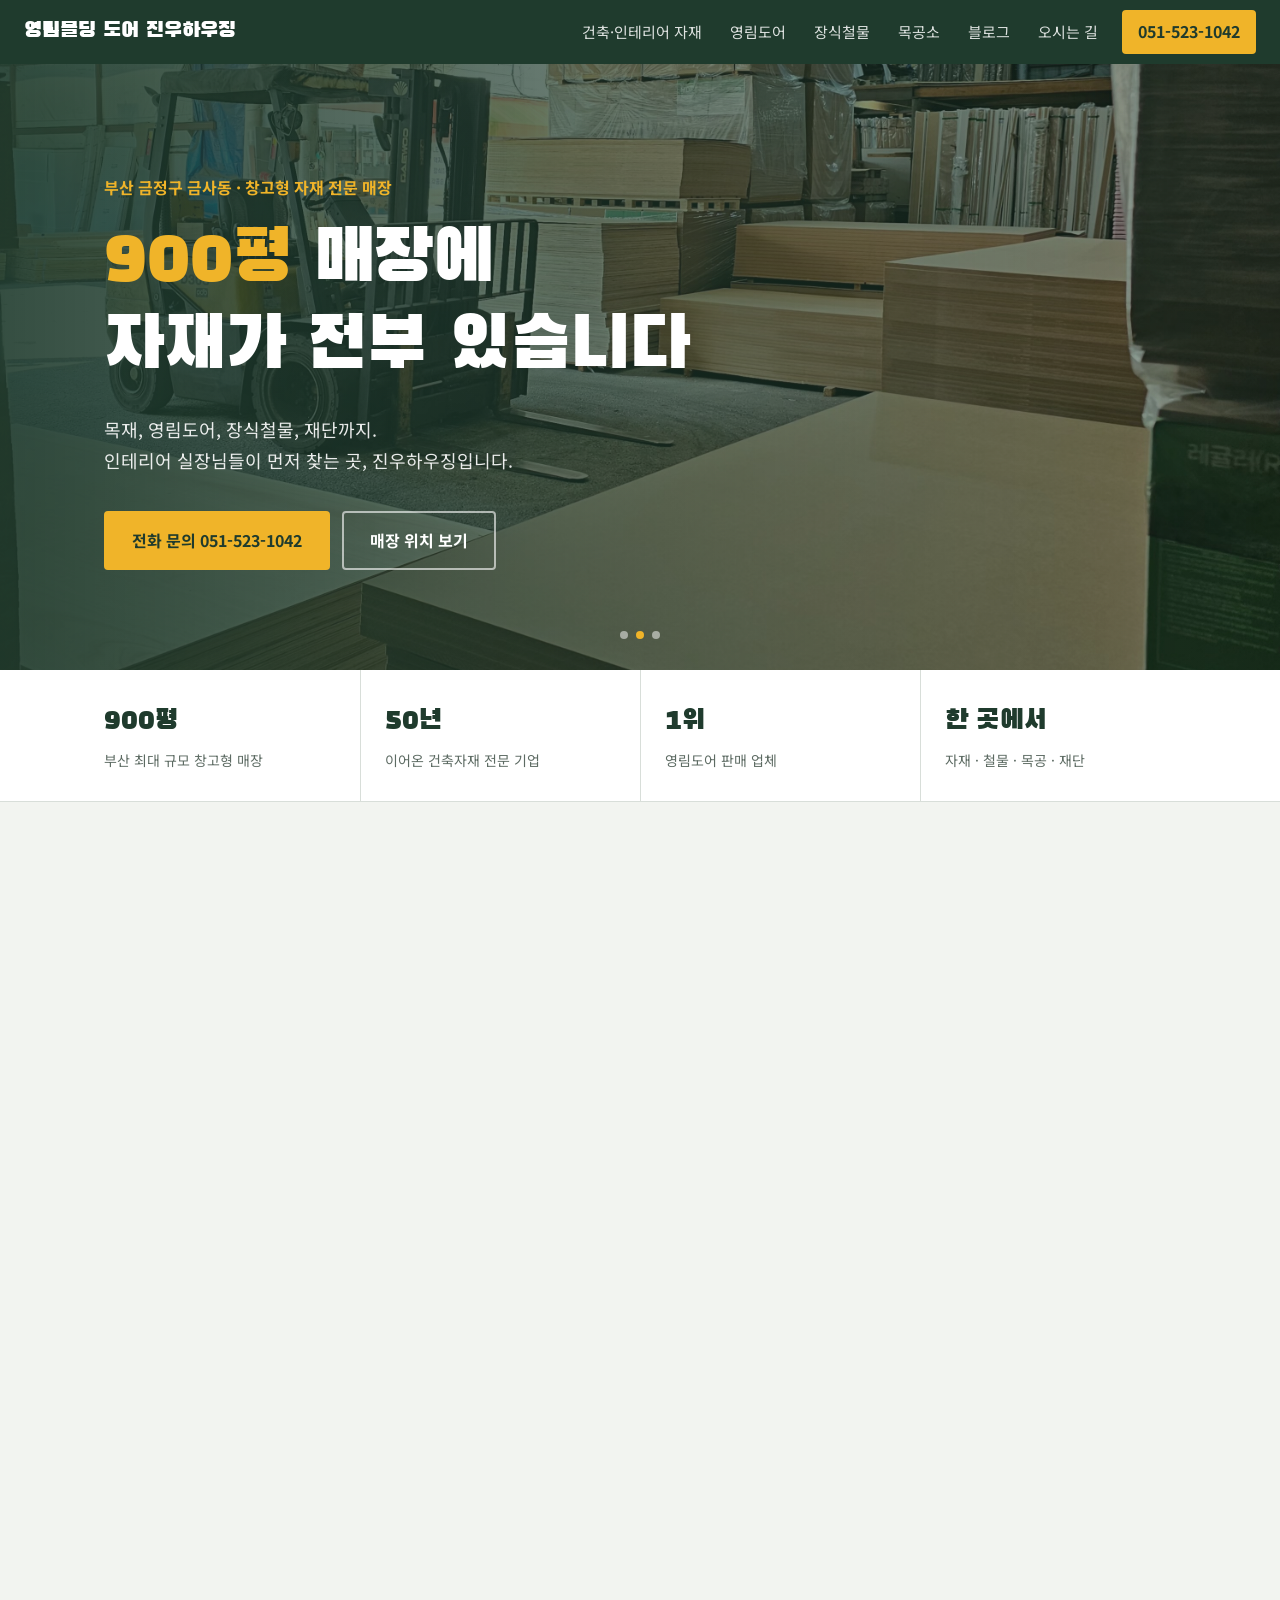
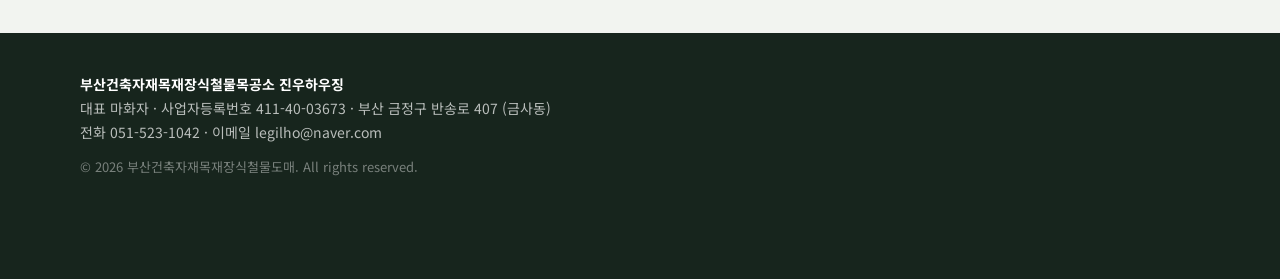
<file: index.html>
<!doctype html>
<html lang="ko">
  <head>
    <meta charset="UTF-8" />
    <meta name="viewport" content="width=device-width, initial-scale=1" />
    <title>진우하우징 | 부산 건축자재·영림도어·장식철물</title>
    <meta
      name="description"
      content="부산 금정구 900평 창고형 건축자재 매장. 목재, 영림도어, 장식철물, 목공소를 한 곳에서. 문의 051-523-1042"
    />
    <link rel="preconnect" href="https://fonts.googleapis.com" />
    <link rel="preconnect" href="https://fonts.gstatic.com" crossorigin />
    <link
      href="https://fonts.googleapis.com/css2?family=Black+Han+Sans&family=Noto+Sans+KR:wght@400;500;700&display=swap"
      rel="stylesheet"
    />
    <link
      rel="stylesheet"
      href="https://cdn.jsdelivr.net/npm/swiper@11/swiper-bundle.min.css"
    />
    <link rel="stylesheet" href="css/style.css" />
  </head>
  <body>
    <header class="site-header">
      <a class="logo" href="index.html">영림몰딩 도어 진우하우징</a>
      <button class="menu-btn" aria-label="메뉴 열기" aria-expanded="false">
        메뉴
      </button>
      <nav class="nav" aria-label="주요 메뉴">
        <a href="products.html">건축·인테리어 자재</a>
        <a href="door.html">영림도어</a>
        <a href="hardware.html">장식철물</a>
        <a href="workshop.html">목공소</a>
        <a href="https://blog.naver.com/ledohyun_" target="_blank">블로그</a>
        <a href="#visit">오시는 길</a>
      </nav>
      <a class="header-tel" href="tel:0515231042">051-523-1042</a>
    </header>

    <main id="top">
      <!-- 히어로 -->
      <section class="hero">
        <!-- 슬라이드 사진: images/hero-1.jpg ~ hero-3.jpg (권장 1920x900px) -->
        <div class="swiper hero-swiper">
          <div class="swiper-wrapper">
            <div
              class="swiper-slide"
              style="background-image: url(&quot;images/image_01.jpg&quot;)"
            ></div>
            <div
              class="swiper-slide"
              style="background-image: url(&quot;images/image_02.jpg&quot;)"
            ></div>
            <div
              class="swiper-slide"
              style="background-image: url(&quot;images/image_03.jpg&quot;)"
            ></div>
          </div>
          <div class="swiper-pagination"></div>
        </div>
        <div class="hero-inner">
          <p class="hero-sub">부산 금정구 금사동 · 창고형 자재 전문 매장</p>
          <h1><span>900평</span> 매장에<br />자재가 전부 있습니다</h1>
          <p class="hero-text">
            목재, 영림도어, 장식철물, 재단까지.<br />인테리어 실장님들이 먼저
            찾는 곳, 진우하우징입니다.
          </p>
          <div class="hero-actions">
            <a class="btn btn-primary" href="tel:0515231042"
              >전화 문의 051-523-1042</a
            >
            <a class="btn btn-line" href="#visit">매장 위치 보기</a>
          </div>
        </div>
      </section>

      <!-- 핵심 숫자 -->
      <section class="facts">
        <ul>
          <li><strong>900평</strong><span>부산 최대 규모 창고형 매장</span></li>
          <li><strong>50년</strong><span>이어온 건축자재 전문 기업</span></li>
          <li><strong>1위</strong><span>영림도어 판매 업체</span></li>
          <li>
            <strong>한 곳에서</strong><span>자재 · 철물 · 목공 · 재단</span>
          </li>
        </ul>
      </section>

      <!-- 자재 종류 -->
      <section class="section reveal" id="products">
        <div class="section-head">
          <h2>어떤 자재를 찾으세요?</h2>
          <p>품목별로 확인하고, 가격과 재고는 전화로 문의해 주세요.</p>
        </div>

        <div class="cards">
          <a class="card reveal-item" href="products.html">
            <div
              class="card-img img-wood"
              role="img"
              aria-label="목재 사진 자리"
              style="background-image: url(&quot;images/image_02.jpg&quot;)"
            ></div>
            <h3>건축·인테리어 자재</h3>
            <p>
              기초목자재, 구조재, 실내바닥재, 마감자재, 외부데크재, 집성판,
              부자재
            </p>
          </a>
          <a class="card reveal-item" href="door.html">
            <div
              class="card-img img-door"
              role="img"
              aria-label="도어 사진 자리"
              style="background-image: url(&quot;images/image_08.jpg&quot;)"
            ></div>
            <h3>영림도어·몰딩</h3>
            <p>판매 1위 업체. 영림 도어와 몰딩 전 품목을 취급합니다.</p>
          </a>
          <a class="card reveal-item" href="hardware.html">
            <div
              class="card-img img-metal"
              role="img"
              aria-label="철물 사진 자리"
              style="background-image: url(&quot;images/image_11.jpg&quot;)"
            ></div>
            <h3>장식철물</h3>
            <p>
              손잡이, 도어부속, 가구부속, 잠금장치, 욕실·주방, 공구, 콘센트·조명
            </p>
          </a>
          <a class="card reveal-item" href="workshop.html">
            <div
              class="card-img img-saw"
              role="img"
              aria-label="목공소 사진 자리"
              style="background-image: url(&quot;images/image_06.jpg&quot;)"
            ></div>
            <h3>목공소 · 재단</h3>
            <p>필요한 치수로 재단해 드립니다. 현장에 맞게 가져가세요.</p>
          </a>
        </div>
      </section>

      <!-- 인포영역 -->
      <section class="hero hero-second reveal" id="info">
        <!-- 슬라이드 사진: images/hero-1.jpg ~ hero-3.jpg (권장 1920x900px) -->
        <div class="swiper hero-swiper">
          <div class="swiper-wrapper">
            <div
              class="swiper-slide"
              style="background-image: url(&quot;images/image_07.jpg&quot;)"
            ></div>
            <!-- <div
              class="swiper-slide"
              style="background-image: url(&quot;images/image_05.jpg&quot;)"
            ></div>
            <div
              class="swiper-slide"
              style="background-image: url(&quot;images/image_06.jpg&quot;)"
            ></div> -->
          </div>
          <div class="swiper-pagination"></div>
        </div>
        <div class="hero-inner reveal-item">
          <p class="hero-sub info-box">매장소개</p>
          <h1>
            확고한 영림도어 <span>판매1위 업체</span><br />
            다양한 인테리어 장식자재 보유<br />
            900평 규모의 대규모 창고형 매장
          </h1>
          <p class="hero-text">
            인테리어업체들의 실장님들이 추천하는 업체 , 한번 와보시면 뭔가
            다름이 느껴지실겁니다.
          </p>
        </div>
      </section>

      <!-- 특가 -->
      <section class="section special reveal" id="special">
        <div class="section-head">
          <h2>진우하우징 파격특가 제품 소개</h2>
          <p>가격은 시세에 따라 달라져 전화로 안내해 드립니다.</p>
        </div>
        <ul class="special-list">
          <li>
            <h3>GS 석고보드</h3>
            <p>특가 진행 중</p>
          </li>
          <li>
            <h3>유럽산 A급 수입각재</h3>
            <p>특가 진행 중</p>
          </li>
          <li>
            <h3>MDF 9.0T</h3>
            <p>특가 진행 중</p>
          </li>
        </ul>
        <!-- <a class="btn btn-primary" href="tel:0515231042"
          >가격 문의 051-523-1042</a
        > -->
      </section>

      <!-- 회사소개 -->
      <section class="section about reveal" id="about">
        <div class="about-text">
          <h2>50년이어온 건축자재전문기업</h2>
          <p>
            진우하우징, 태광목재, 청화장식철물, 함양목공소가 한 매장에 모여
            있습니다. 좋은 자재를 다양하게, 합리적인 가격에 드리기 위해 50년
            넘게 이어온 곳입니다.
          </p>
          <p>
            저희는 시공을 하지 않습니다. 대신 검증된 인테리어 디자이너를 소개해
            드립니다.
          </p>
          <a
            class="btn btn-line blog-btn"
            href="https://blog.naver.com/ledohyun_"
            target="_blank"
            >진우하우징 네이버 블로그</a
          >
        </div>
        <div class="about-frame">
          <div
            class="about-img img-warehouse"
            role="img"
            aria-label="매장 전경 사진 자리"
            style="background-image: url(&quot;images/image_02.jpg&quot;)"
          ></div>
        </div>
      </section>

      <!-- 오시는 길 / 문의 -->
      <section class="section visit reveal" id="visit">
        <div class="section-head">
          <h2>오시는 길 · 문의</h2>
        </div>
        <div class="visit-grid">
          <dl class="info">
            <div class="flex-box">
              <dt>주소</dt>
              <dd>부산 금정구 반송로 407 (금사동)</dd>
            </div>
            <div class="flex-box">
              <dt>전화</dt>
              <dd><a href="tel:0515231042">051-523-1042</a></dd>
            </div>
            <div class="flex-box">
              <dt>이메일</dt>
              <dd><a href="mailto:legilho@naver.com">legilho@naver.com</a></dd>
            </div>
            <div class="flex-box">
              <dt>상담시간</dt>
              <dd><!-- 영업시간을 입력하세요 -->평일 07시 ~ 17시</dd>
            </div>
          </dl>
          <!-- <div class="map-box">
            <p>지도 영역</p>
            <a
              class="btn btn-primary"
              href="https://map.naver.com/p/search/부산 금정구 반송로 407"
              target="_blank"
              rel="noopener"
              >네이버 지도로 보기</a
            >
          </div> -->
          <div class="map-wrap">
            <div class="map-embed">
              <iframe
                src="https://www.google.com/maps/embed?pb=!1m5!3m3!1m2!1s0x356893b39257b6c3%3A0x70aae977099fa397!2z67aA7IKw6rSR7Jet7IucIOq4iOygleq1rCDrsJjshqHroZwgNDA3!5e0!3m2!1sko!2skr!4v1791120708143!5m2!1sko!2skr"
                allowfullscreen
                loading="lazy"
                referrerpolicy="no-referrer-when-downgrade"
                title="진우하우징 위치"
              ></iframe>
            </div>
            <!-- <a
              class="btn btn-primary"
              href="https://map.naver.com/p/search/부산%20금정구%20반송로%20407"
              target="_blank"
              rel="noopener"
              >네이버 지도로 보기</a
            > -->
          </div>
        </div>
      </section>
    </main>

    <footer class="site-footer">
      <p><strong>부산건축자재목재장식철물목공소 진우하우징</strong></p>
      <p>
        대표 마화자 · 사업자등록번호 411-40-03673 · 부산 금정구 반송로 407
        (금사동)
      </p>
      <p>전화 051-523-1042 · 이메일 legilho@naver.com</p>
      <p class="copy">
        © 2026 부산건축자재목재장식철물도매. All rights reserved.
      </p>
    </footer>

    <a class="float-call" href="tel:0515231042">전화 문의</a>

    <script src="https://cdn.jsdelivr.net/npm/swiper@11/swiper-bundle.min.js"></script>
    <script src="js/main.js"></script>
  </body>
</html>
</file>
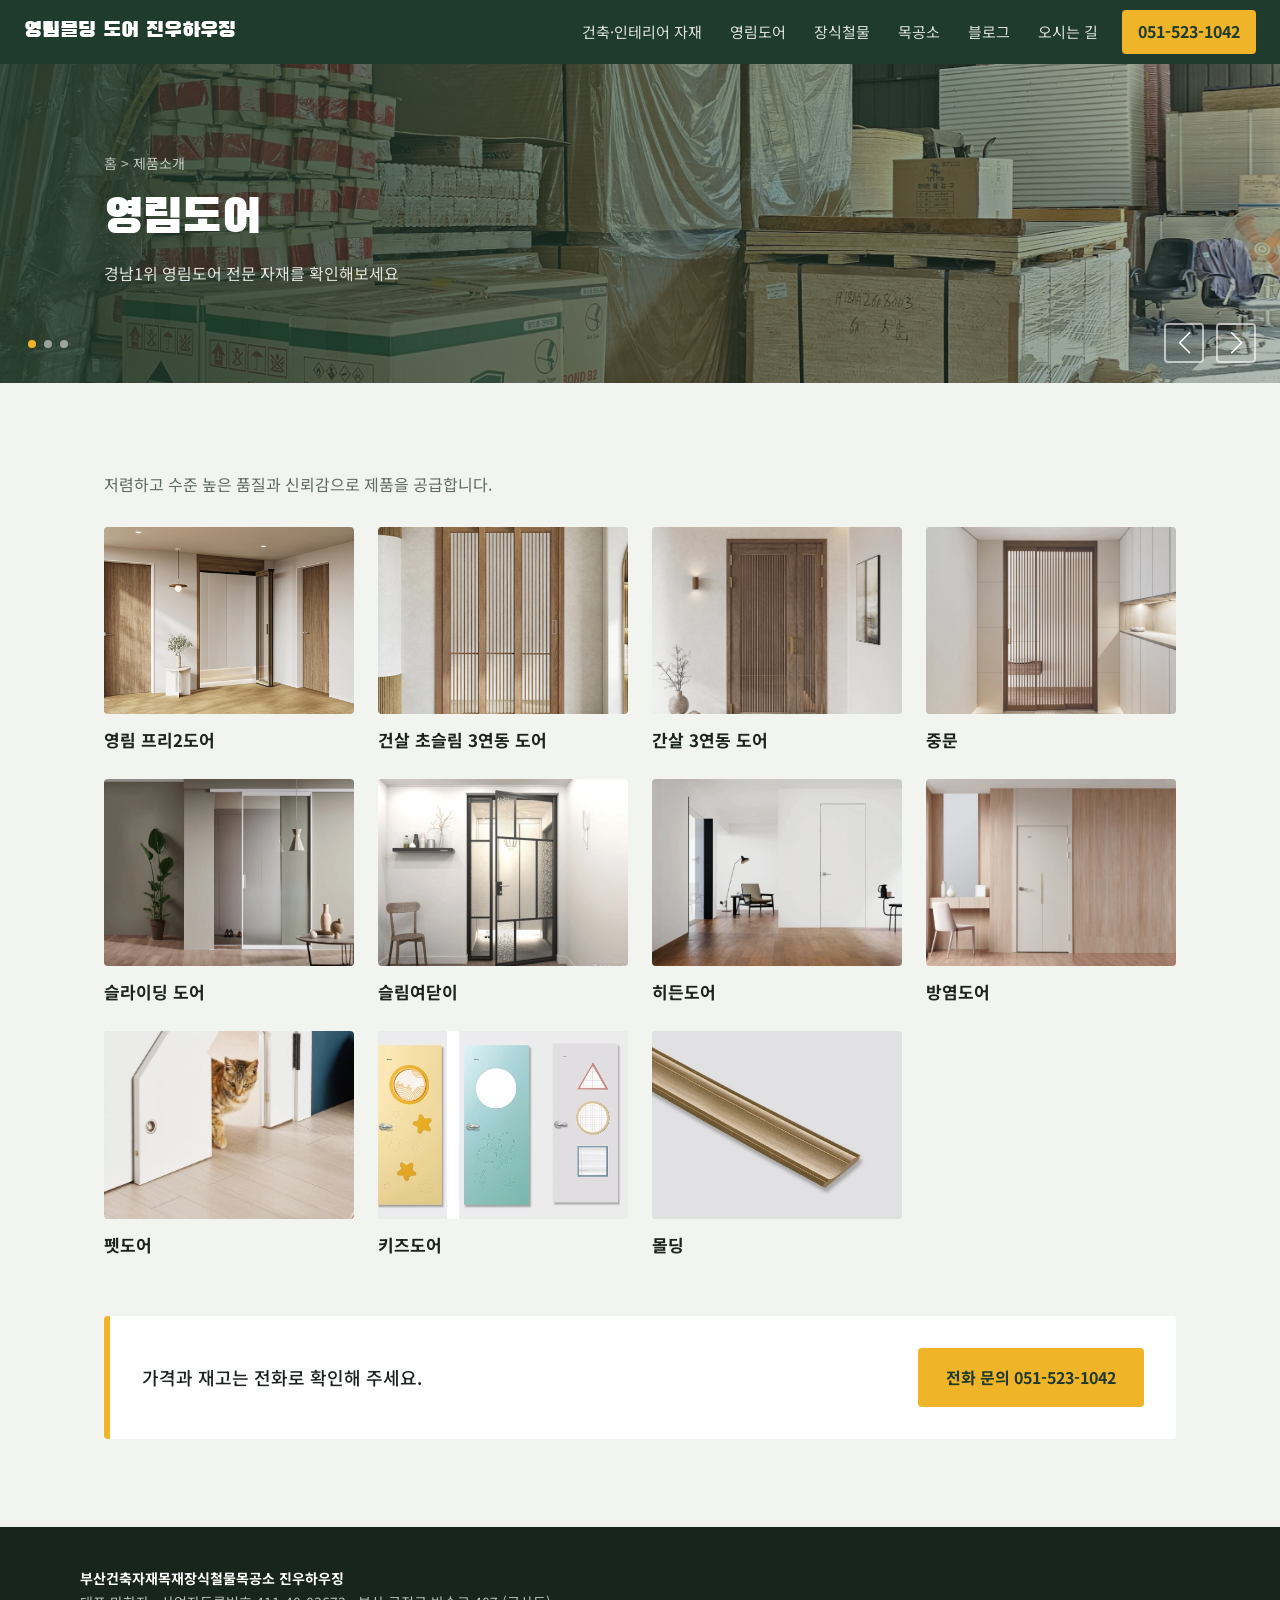
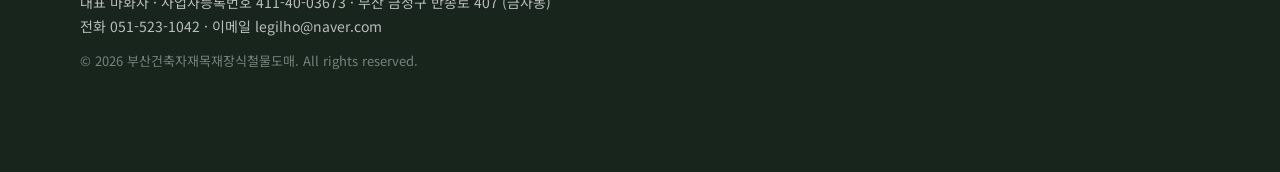
<file: door.html>
<!doctype html>
<html lang="ko">
  <head>
    <meta charset="UTF-8" />
    <meta name="viewport" content="width=device-width, initial-scale=1" />
    <title>제품소개 | 진우하우징</title>
    <meta
      name="description"
      content="석고보드, MDF, 합판, 집성목, OSB 등 건축·인테리어 자재. 부산 금정구 진우하우징. 문의 051-523-1042"
    />
    <link
      rel="stylesheet"
      href="https://cdn.jsdelivr.net/npm/swiper@11/swiper-bundle.min.css"
    />
    <link
      href="https://fonts.googleapis.com/css2?family=Black+Han+Sans&family=Noto+Sans+KR:wght@400;500;700&display=swap"
      rel="stylesheet"
    />
    <link rel="stylesheet" href="css/font.css" />
    <link rel="stylesheet" href="css/style.css" />
    <link rel="stylesheet" href="css/door.css" />
  </head>
  <body>
    <header class="site-header">
      <a class="logo" href="index.html">영림몰딩 도어 진우하우징</a>
      <button class="menu-btn" aria-label="메뉴 열기" aria-expanded="false">
        메뉴
      </button>
      <nav class="nav" aria-label="주요 메뉴">
        <a href="products.html">건축·인테리어 자재</a>
        <a href="door.html">영림도어</a>
        <a href="hardware.html">장식철물</a>
        <a href="workshop.html">목공소</a>
        <a href="https://blog.naver.com/ledohyun_" target="_blank">블로그</a>
        <a href="index.html#visit">오시는 길</a>
      </nav>
      <a class="header-tel" href="tel:0515231042">051-523-1042</a>
    </header>

    <main>
      <!-- 상단 슬라이드 (사진: images/products-1.jpg ~ products-3.jpg) -->
      <section class="page-title">
        <div class="swiper title-swiper">
          <div class="swiper-wrapper">
            <div
              class="swiper-slide"
              style="background-image: url(&quot;images/image_10.jpg&quot;)"
            ></div>
            <div
              class="swiper-slide"
              style="background-image: url(&quot;images/image_11.jpg&quot;)"
            ></div>
            <div
              class="swiper-slide"
              style="background-image: url(&quot;images/image_12.jpg&quot;)"
            ></div>
          </div>
          <div class="swiper-pagination"></div>
          <div class="swiper-button-prev" aria-label="이전"></div>
          <div class="swiper-button-next" aria-label="다음"></div>
        </div>
        <div class="page-title-inner">
          <p class="crumb"><a href="index.html">홈</a> &gt; 제품소개</p>
          <h1>영림도어</h1>
          <p>경남1위 영림도어 전문 자재를 확인해보세요</p>
        </div>
      </section>

      <section class="section">
        <p class="cat-desc">
          저렴하고 수준 높은 품질과 신뢰감으로 제품을 공급합니다.
        </p>

        <!--
        제품 추가 방법: <li class="p-item"> 블록 하나를 복사해서
        data-cat(분류), 사진 경로, 제품명만 바꾸면 됩니다.
        분류 값: base 기초목자재 / struct 구조재 / floor 실내바닥재 / finish 마감자재
                 deck 외부데크재 / glulam 집성판 / sub 부자재 / door 도어
      -->
        <ul class="p-grid">
          <!-- 영림도어 -->
          <li class="p-item" data-cat="door">
            <div class="p-thumb">
              <div
                style="
                  background-image: url(&quot;images/products/door/img-01.jpg&quot;);
                "
              ></div>
            </div>
            <h3>영림 프리2도어</h3>
          </li>
          <li class="p-item" data-cat="door">
            <div class="p-thumb">
              <div
                style="
                  background-image: url(&quot;images/products/door/img-02.jpg&quot;);
                "
              ></div>
            </div>
            <h3>건살 초슬림 3연동 도어</h3>
          </li>
          <li class="p-item" data-cat="door">
            <div class="p-thumb">
              <div
                style="
                  background-image: url(&quot;images/products/door/img-03.jpg&quot;);
                "
              ></div>
            </div>
            <h3>간살 3연동 도어</h3>
          </li>
          <li class="p-item" data-cat="door">
            <div class="p-thumb">
              <div
                style="
                  background-image: url(&quot;images/products/door/img-04.jpg&quot;);
                "
              ></div>
            </div>
            <h3>중문</h3>
          </li>
          <li class="p-item" data-cat="door">
            <div class="p-thumb">
              <div
                style="
                  background-image: url(&quot;images/products/door/img-05.jpg&quot;);
                "
              ></div>
            </div>
            <h3>슬라이딩 도어</h3>
          </li>
          <li class="p-item" data-cat="door">
            <div class="p-thumb">
              <div
                style="
                  background-image: url(&quot;images/products/door/img-06.jpg&quot;);
                "
              ></div>
            </div>
            <h3>슬림여닫이</h3>
          </li>
          <li class="p-item" data-cat="door">
            <div class="p-thumb">
              <div
                style="
                  background-image: url(&quot;images/products/door/img-07.jpg&quot;);
                "
              ></div>
            </div>
            <h3>히든도어</h3>
          </li>
          <li class="p-item" data-cat="door">
            <div class="p-thumb">
              <div
                style="
                  background-image: url(&quot;images/products/door/img-08.jpg&quot;);
                "
              ></div>
            </div>
            <h3>방염도어</h3>
          </li>
          <li class="p-item" data-cat="door">
            <div class="p-thumb">
              <div
                style="
                  background-image: url(&quot;images/products/door/img-09.jpg&quot;);
                "
              ></div>
            </div>
            <h3>펫도어</h3>
          </li>
          <li class="p-item" data-cat="door">
            <div class="p-thumb">
              <div
                style="
                  background-image: url(&quot;images/products/door/img-10.jpg&quot;);
                "
              ></div>
            </div>
            <h3>키즈도어</h3>
          </li>
          <li class="p-item" data-cat="door">
            <div class="p-thumb">
              <div
                style="
                  background-image: url(&quot;images/products/door/img-11.jpg&quot;);
                "
              ></div>
            </div>
            <h3>몰딩</h3>
          </li>
        </ul>

        <p class="p-empty" hidden>
          이 분류의 제품은 준비 중입니다. 전화로 문의해 주세요. 051-523-1042
        </p>
        <button type="button" class="more-btn" id="moreBtn" hidden>
          더보기
        </button>

        <div class="cta-box">
          <p>가격과 재고는 전화로 확인해 주세요.</p>
          <a class="btn btn-primary" href="tel:0515231042"
            >전화 문의 051-523-1042</a
          >
        </div>
      </section>
    </main>

    <footer class="site-footer">
      <p><strong>부산건축자재목재장식철물목공소 진우하우징</strong></p>
      <p>
        대표 마화자 · 사업자등록번호 411-40-03673 · 부산 금정구 반송로 407
        (금사동)
      </p>
      <p>전화 051-523-1042 · 이메일 legilho@naver.com</p>
      <p class="copy">
        © 2026 부산건축자재목재장식철물도매. All rights reserved.
      </p>
    </footer>

    <a class="float-call" href="tel:0515231042">전화 문의</a>

    <script src="https://cdn.jsdelivr.net/npm/swiper@11/swiper-bundle.min.js"></script>
    <script src="js/main.js"></script>
    <script src="js/products.js"></script>
  </body>
</html>
</file>
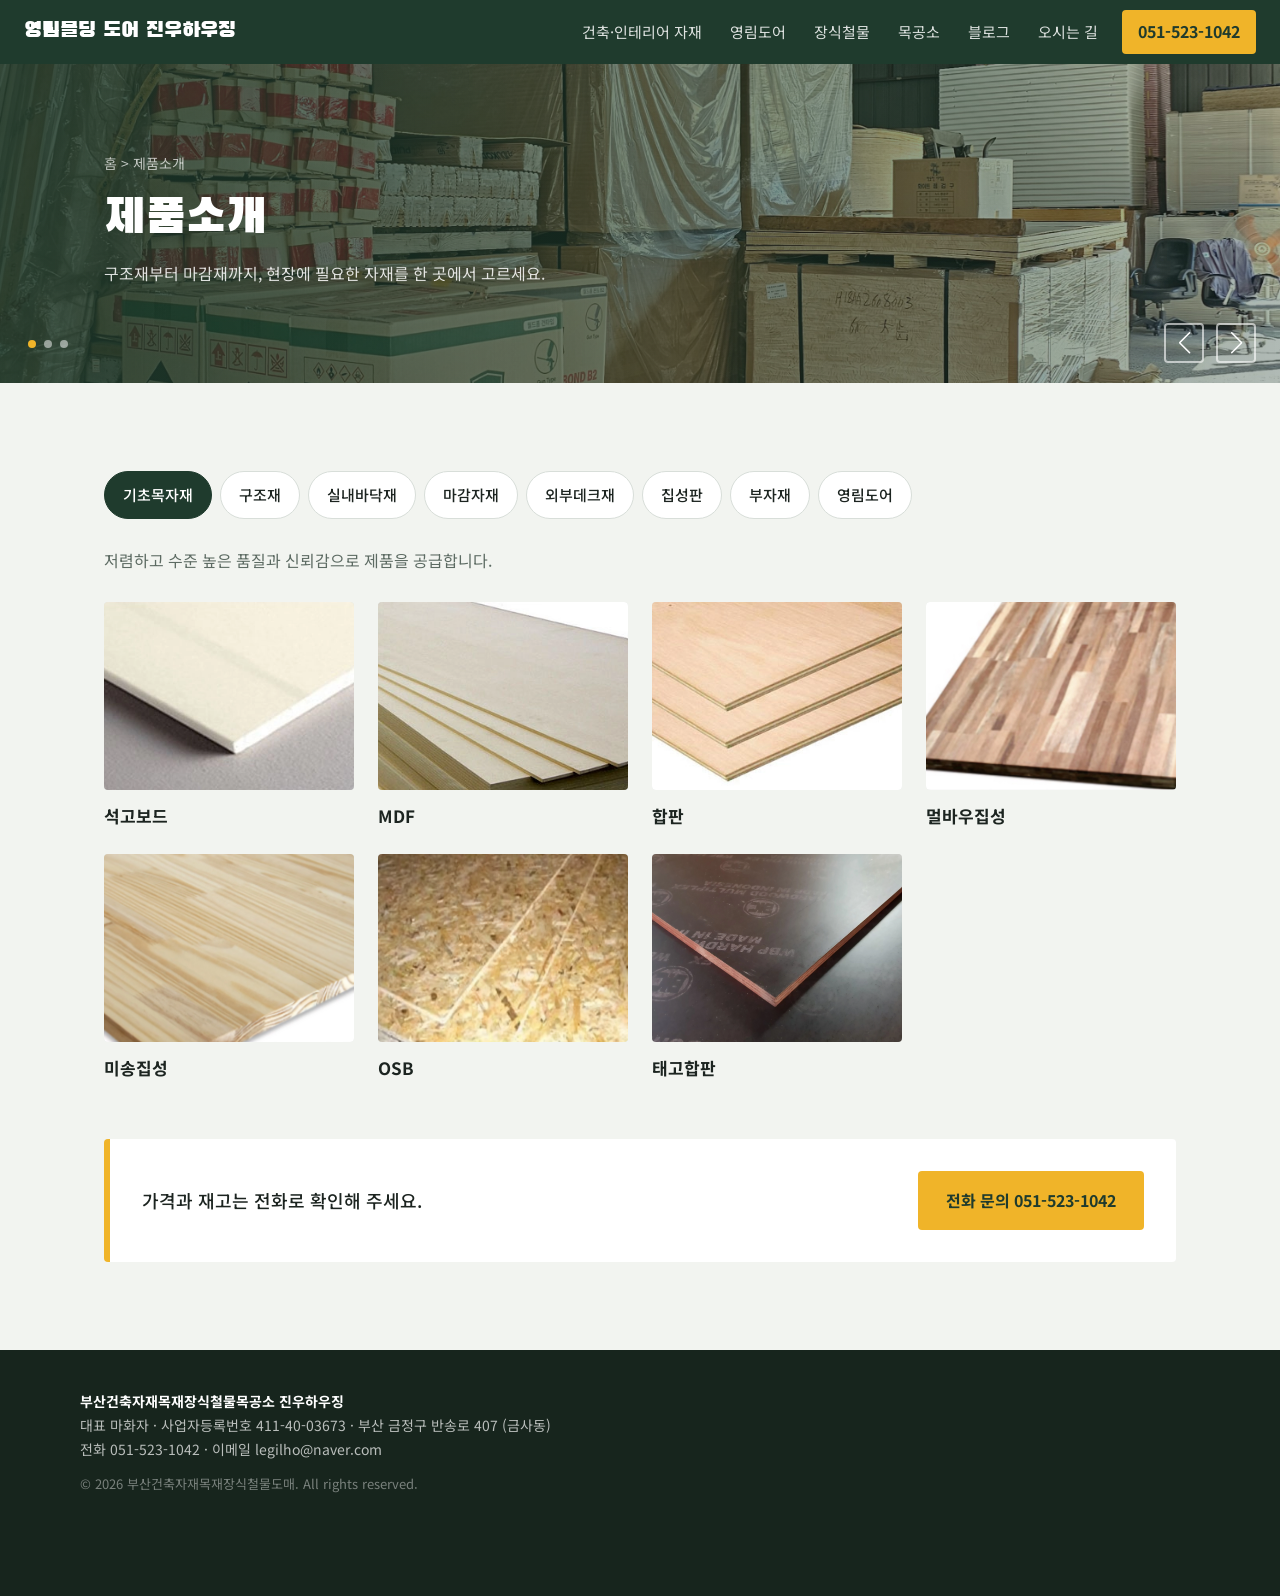
<file: products.html>
<!doctype html>
<html lang="ko">
  <head>
    <meta charset="UTF-8" />
    <meta name="viewport" content="width=device-width, initial-scale=1" />
    <title>제품소개 | 진우하우징</title>
    <meta
      name="description"
      content="석고보드, MDF, 합판, 집성목, OSB 등 건축·인테리어 자재. 부산 금정구 진우하우징. 문의 051-523-1042"
    />
    <link
      rel="stylesheet"
      href="https://cdn.jsdelivr.net/npm/swiper@11/swiper-bundle.min.css"
    />
    <link
      href="https://fonts.googleapis.com/css2?family=Black+Han+Sans&family=Noto+Sans+KR:wght@400;500;700&display=swap"
      rel="stylesheet"
    />
    <link rel="stylesheet" href="css/font.css" />
    <link rel="stylesheet" href="css/style.css" />
    <link rel="stylesheet" href="css/products.css" />
  </head>
  <body>
    <header class="site-header">
      <a class="logo" href="index.html">영림몰딩 도어 진우하우징</a>
      <button class="menu-btn" aria-label="메뉴 열기" aria-expanded="false">
        메뉴
      </button>
      <nav class="nav" aria-label="주요 메뉴">
        <a href="products.html">건축·인테리어 자재</a>
        <a href="door.html">영림도어</a>
        <a href="hardware.html">장식철물</a>
        <a href="workshop.html">목공소</a>
        <a href="https://blog.naver.com/ledohyun_" target="_blank">블로그</a>
        <a href="index.html#visit">오시는 길</a>
      </nav>
      <a class="header-tel" href="tel:0515231042">051-523-1042</a>
    </header>

    <main>
      <!-- 상단 슬라이드 (사진: images/products-1.jpg ~ products-3.jpg) -->
      <section class="page-title">
        <div class="swiper title-swiper">
          <div class="swiper-wrapper">
            <div
              class="swiper-slide"
              style="background-image: url(&quot;images/image_10.jpg&quot;)"
            ></div>
            <div
              class="swiper-slide"
              style="background-image: url(&quot;images/image_11.jpg&quot;)"
            ></div>
            <div
              class="swiper-slide"
              style="background-image: url(&quot;images/image_12.jpg&quot;)"
            ></div>
          </div>
          <div class="swiper-pagination"></div>
          <div class="swiper-button-prev" aria-label="이전"></div>
          <div class="swiper-button-next" aria-label="다음"></div>
        </div>
        <div class="page-title-inner">
          <p class="crumb"><a href="index.html">홈</a> &gt; 제품소개</p>
          <h1>제품소개</h1>
          <p>구조재부터 마감재까지, 현장에 필요한 자재를 한 곳에서 고르세요.</p>
        </div>
      </section>

      <section class="section">
        <!-- 분류 탭 -->
        <div class="cat-tabs" aria-label="제품 분류">
          <button type="button" class="cat-tab" data-filter="base">
            기초목자재
          </button>
          <button type="button" class="cat-tab" data-filter="struct">
            구조재
          </button>
          <button type="button" class="cat-tab" data-filter="floor">
            실내바닥재
          </button>
          <button type="button" class="cat-tab" data-filter="finish">
            마감자재
          </button>
          <button type="button" class="cat-tab" data-filter="deck">
            외부데크재
          </button>
          <button type="button" class="cat-tab" data-filter="glulam">
            집성판
          </button>
          <button type="button" class="cat-tab" data-filter="sub">
            부자재
          </button>
          <button type="button" class="cat-tab" data-filter="door">
            영림도어
          </button>
        </div>

        <p class="cat-desc">
          저렴하고 수준 높은 품질과 신뢰감으로 제품을 공급합니다.
        </p>

        <!--
        제품 추가 방법: <li class="p-item"> 블록 하나를 복사해서
        data-cat(분류), 사진 경로, 제품명만 바꾸면 됩니다.
        분류 값: base 기초목자재 / struct 구조재 / floor 실내바닥재 / finish 마감자재
                 deck 외부데크재 / glulam 집성판 / sub 부자재 / door 도어
      -->
        <ul class="p-grid">
          <li class="p-item" data-cat="base">
            <div class="p-thumb">
              <div
                style="
                  background-image: url(&quot;images/products/base/img-01.jpg&quot;);
                "
              ></div>
            </div>
            <h3>석고보드</h3>
          </li>
          <li class="p-item" data-cat="base">
            <div class="p-thumb">
              <div
                style="
                  background-image: url(&quot;images/products/base/img-02.jpg&quot;);
                "
              ></div>
            </div>
            <h3>MDF</h3>
          </li>
          <li class="p-item" data-cat="base">
            <div class="p-thumb">
              <div
                style="
                  background-image: url(&quot;images/products/base/img-03.jpg&quot;);
                "
              ></div>
            </div>
            <h3>합판</h3>
          </li>
          <li class="p-item" data-cat="base">
            <div class="p-thumb">
              <div
                style="
                  background-image: url(&quot;images/products/base/img-04.jpg&quot;);
                "
              ></div>
            </div>
            <h3>멀바우집성</h3>
          </li>
          <li class="p-item" data-cat="base">
            <div class="p-thumb">
              <div
                style="
                  background-image: url(&quot;images/products/base/img-05.jpg&quot;);
                "
              ></div>
            </div>
            <h3>미송집성</h3>
          </li>
          <li class="p-item" data-cat="base">
            <div class="p-thumb">
              <div
                style="
                  background-image: url(&quot;images/products/base/img-06.jpg&quot;);
                "
              ></div>
            </div>
            <h3>OSB</h3>
          </li>
          <li class="p-item" data-cat="base">
            <div class="p-thumb">
              <div
                style="
                  background-image: url(&quot;images/products/base/img-07.jpg&quot;);
                "
              ></div>
            </div>
            <h3>태고합판</h3>
          </li>

          <!-- 구조재 -->
          <li class="p-item" data-cat="struct">
            <div class="p-thumb">
              <div
                style="
                  background-image: url(&quot;images/products/struct/img-01.jpg&quot;);
                "
              ></div>
            </div>
            <h3>각재(다루끼)</h3>
          </li>
          <li class="p-item" data-cat="struct">
            <div class="p-thumb">
              <div
                style="
                  background-image: url(&quot;images/products/struct/img-02.jpg&quot;);
                "
              ></div>
            </div>
            <h3>라왕집성각재</h3>
          </li>
          <li class="p-item" data-cat="struct">
            <div class="p-thumb">
              <div
                style="
                  background-image: url(&quot;images/products/struct/img-03.jpg&quot;);
                "
              ></div>
            </div>
            <h3>구조목</h3>
          </li>

          <!-- 실내바닥재 -->
          <li class="p-item" data-cat="floor">
            <div class="p-thumb">
              <div
                style="
                  background-image: url(&quot;images/products/floor/img-01.jpg&quot;);
                "
              ></div>
            </div>
            <h3>계단재</h3>
          </li>
          <li class="p-item" data-cat="floor">
            <div class="p-thumb">
              <div
                style="
                  background-image: url(&quot;images/products/floor/img-02.jpg&quot;);
                "
              ></div>
            </div>
            <h3>메이플후로링</h3>
          </li>
          <li class="p-item" data-cat="floor">
            <div class="p-thumb">
              <div
                style="
                  background-image: url(&quot;images/products/floor/img-03.jpg&quot;);
                "
              ></div>
            </div>
            <h3>캠파스후로링</h3>
          </li>
          <li class="p-item" data-cat="floor">
            <div class="p-thumb">
              <div
                style="
                  background-image: url(&quot;images/products/floor/img-04.jpg&quot;);
                "
              ></div>
            </div>
            <h3>멀바우계단판</h3>
          </li>
          <li class="p-item" data-cat="floor">
            <div class="p-thumb">
              <div
                style="
                  background-image: url(&quot;images/products/floor/img-05.jpg&quot;);
                "
              ></div>
            </div>
            <h3>라왕계단판</h3>
          </li>

          <!-- 마감자재 -->
          <li class="p-item" data-cat="finish">
            <div class="p-thumb">
              <div
                style="
                  background-image: url(&quot;images/products/finish/img-01.jpg&quot;);
                "
              ></div>
            </div>
            <h3>몰딩</h3>
          </li>
          <li class="p-item" data-cat="finish">
            <div class="p-thumb">
              <div
                style="
                  background-image: url(&quot;images/products/finish/img-02.jpg&quot;);
                "
              ></div>
            </div>
            <h3>도어</h3>
          </li>
          <li class="p-item" data-cat="finish">
            <div class="p-thumb">
              <div
                style="
                  background-image: url(&quot;images/products/finish/img-03.jpg&quot;);
                "
              ></div>
            </div>
            <h3>루바</h3>
          </li>
          <li class="p-item" data-cat="finish">
            <div class="p-thumb">
              <div
                style="
                  background-image: url(&quot;images/products/finish/img-04.jpg&quot;);
                "
              ></div>
            </div>
            <h3>목모보드</h3>
          </li>
          <li class="p-item" data-cat="finish">
            <div class="p-thumb">
              <div
                style="
                  background-image: url(&quot;images/products/finish/img-05.jpg&quot;);
                "
              ></div>
            </div>
            <h3>아트보드</h3>
          </li>
          <li class="p-item" data-cat="finish">
            <div class="p-thumb">
              <div
                style="
                  background-image: url(&quot;images/products/finish/img-06.jpg&quot;);
                "
              ></div>
            </div>
            <h3>흡음타공도어</h3>
          </li>
          <li class="p-item" data-cat="finish">
            <div class="p-thumb">
              <div
                style="
                  background-image: url(&quot;images/products/finish/img-07.jpg&quot;);
                "
              ></div>
            </div>
            <h3>히노끼루바</h3>
          </li>

          <!-- 외부데크재 -->
          <li class="p-item" data-cat="deck">
            <div class="p-thumb">
              <div
                style="
                  background-image: url(&quot;images/products/deck/img-01.jpg&quot;);
                "
              ></div>
            </div>
            <h3>방부 라틱스</h3>
          </li>
          <li class="p-item" data-cat="deck">
            <div class="p-thumb">
              <div
                style="
                  background-image: url(&quot;images/products/deck/img-02.jpg&quot;);
                "
              ></div>
            </div>
            <h3>합성목재</h3>
          </li>
          <li class="p-item" data-cat="deck">
            <div class="p-thumb">
              <div
                style="
                  background-image: url(&quot;images/products/deck/img-03.jpg&quot;);
                "
              ></div>
            </div>
            <h3>시멘트 보드</h3>
          </li>
          <li class="p-item" data-cat="deck">
            <div class="p-thumb">
              <div
                style="
                  background-image: url(&quot;images/products/deck/img-04.jpg&quot;);
                "
              ></div>
            </div>
            <h3>방부 구조목</h3>
          </li>
          <li class="p-item" data-cat="deck">
            <div class="p-thumb">
              <div
                style="
                  background-image: url(&quot;images/products/deck/img-05.jpg&quot;);
                "
              ></div>
            </div>
            <h3>방부 데크재</h3>
          </li>
          <li class="p-item" data-cat="deck">
            <div class="p-thumb">
              <div
                style="
                  background-image: url(&quot;images/products/deck/img-06.jpg&quot;);
                "
              ></div>
            </div>
            <h3>천연 데크재</h3>
          </li>

          <!-- 집성판 -->
          <li class="p-item" data-cat="glulam">
            <div class="p-thumb">
              <div
                style="
                  background-image: url(&quot;images/products/glulam/img-01.jpg&quot;);
                "
              ></div>
            </div>
            <h3>미송집성</h3>
          </li>
          <li class="p-item" data-cat="glulam">
            <div class="p-thumb">
              <div
                style="
                  background-image: url(&quot;images/products/glulam/img-02.jpg&quot;);
                "
              ></div>
            </div>
            <h3>라왕집성판</h3>
          </li>
          <li class="p-item" data-cat="glulam">
            <div class="p-thumb">
              <div
                style="
                  background-image: url(&quot;images/products/glulam/img-03.jpg&quot;);
                "
              ></div>
            </div>
            <h3>삼목집성판</h3>
          </li>
          <li class="p-item" data-cat="glulam">
            <div class="p-thumb">
              <div
                style="
                  background-image: url(&quot;images/products/glulam/img-04.jpg&quot;);
                "
              ></div>
            </div>
            <h3>레드파인집성판</h3>
          </li>
          <li class="p-item" data-cat="glulam">
            <div class="p-thumb">
              <div
                style="
                  background-image: url(&quot;images/products/glulam/img-05.jpg&quot;);
                "
              ></div>
            </div>
            <h3>히노끼집성판</h3>
          </li>
          <li class="p-item" data-cat="glulam">
            <div class="p-thumb">
              <div
                style="
                  background-image: url(&quot;images/products/glulam/img-06.jpg&quot;);
                "
              ></div>
            </div>
            <h3>아카시아집성판</h3>
          </li>

          <!-- 부자재 -->
          <li class="p-item" data-cat="sub">
            <div class="p-thumb">
              <div
                style="
                  background-image: url(&quot;images/products/sub/img-01.jpg&quot;);
                "
              ></div>
            </div>
            <h3>글라스울</h3>
          </li>
          <li class="p-item" data-cat="sub">
            <div class="p-thumb">
              <div
                style="
                  background-image: url(&quot;images/products/sub/img-02.jpg&quot;);
                "
              ></div>
            </div>
            <h3>목공본드</h3>
          </li>
          <li class="p-item" data-cat="sub">
            <div class="p-thumb">
              <div
                style="
                  background-image: url(&quot;images/products/sub/img-03.jpg&quot;);
                "
              ></div>
            </div>
            <h3>pvc몰딩</h3>
          </li>
          <li class="p-item" data-cat="sub">
            <div class="p-thumb">
              <div
                style="
                  background-image: url(&quot;images/products/sub/img-04.jpg&quot;);
                "
              ></div>
            </div>
            <h3>실리콘</h3>
          </li>
          <li class="p-item" data-cat="sub">
            <div class="p-thumb">
              <div
                style="
                  background-image: url(&quot;images/products/sub/img-05.jpg&quot;);
                "
              ></div>
            </div>
            <h3>오일스테인</h3>
          </li>

          <!-- 영림도어 -->
          <li class="p-item" data-cat="door">
            <div class="p-thumb">
              <div
                style="
                  background-image: url(&quot;images/products/door/img-01.jpg&quot;);
                "
              ></div>
            </div>
            <h3>영림 프리2도어</h3>
          </li>
          <li class="p-item" data-cat="door">
            <div class="p-thumb">
              <div
                style="
                  background-image: url(&quot;images/products/door/img-02.jpg&quot;);
                "
              ></div>
            </div>
            <h3>건살 초슬림 3연동 도어</h3>
          </li>
          <li class="p-item" data-cat="door">
            <div class="p-thumb">
              <div
                style="
                  background-image: url(&quot;images/products/door/img-03.jpg&quot;);
                "
              ></div>
            </div>
            <h3>간살 3연동 도어</h3>
          </li>
          <li class="p-item" data-cat="door">
            <div class="p-thumb">
              <div
                style="
                  background-image: url(&quot;images/products/door/img-04.jpg&quot;);
                "
              ></div>
            </div>
            <h3>중문</h3>
          </li>
          <li class="p-item" data-cat="door">
            <div class="p-thumb">
              <div
                style="
                  background-image: url(&quot;images/products/door/img-05.jpg&quot;);
                "
              ></div>
            </div>
            <h3>슬라이딩 도어</h3>
          </li>
          <li class="p-item" data-cat="door">
            <div class="p-thumb">
              <div
                style="
                  background-image: url(&quot;images/products/door/img-06.jpg&quot;);
                "
              ></div>
            </div>
            <h3>슬림여닫이</h3>
          </li>
          <li class="p-item" data-cat="door">
            <div class="p-thumb">
              <div
                style="
                  background-image: url(&quot;images/products/door/img-07.jpg&quot;);
                "
              ></div>
            </div>
            <h3>히든도어</h3>
          </li>
          <li class="p-item" data-cat="door">
            <div class="p-thumb">
              <div
                style="
                  background-image: url(&quot;images/products/door/img-08.jpg&quot;);
                "
              ></div>
            </div>
            <h3>방염도어</h3>
          </li>
          <li class="p-item" data-cat="door">
            <div class="p-thumb">
              <div
                style="
                  background-image: url(&quot;images/products/door/img-09.jpg&quot;);
                "
              ></div>
            </div>
            <h3>펫도어</h3>
          </li>
          <li class="p-item" data-cat="door">
            <div class="p-thumb">
              <div
                style="
                  background-image: url(&quot;images/products/door/img-10.jpg&quot;);
                "
              ></div>
            </div>
            <h3>키즈도어</h3>
          </li>
          <li class="p-item" data-cat="door">
            <div class="p-thumb">
              <div
                style="
                  background-image: url(&quot;images/products/door/img-11.jpg&quot;);
                "
              ></div>
            </div>
            <h3>몰딩</h3>
          </li>
        </ul>

        <p class="p-empty" hidden>
          이 분류의 제품은 준비 중입니다. 전화로 문의해 주세요. 051-523-1042
        </p>
        <button type="button" class="more-btn" id="moreBtn" hidden>
          더보기
        </button>

        <div class="cta-box">
          <p>가격과 재고는 전화로 확인해 주세요.</p>
          <a class="btn btn-primary" href="tel:0515231042"
            >전화 문의 051-523-1042</a
          >
        </div>
      </section>
    </main>

    <footer class="site-footer">
      <p><strong>부산건축자재목재장식철물목공소 진우하우징</strong></p>
      <p>
        대표 마화자 · 사업자등록번호 411-40-03673 · 부산 금정구 반송로 407
        (금사동)
      </p>
      <p>전화 051-523-1042 · 이메일 legilho@naver.com</p>
      <p class="copy">
        © 2026 부산건축자재목재장식철물도매. All rights reserved.
      </p>
    </footer>

    <a class="float-call" href="tel:0515231042">전화 문의</a>

    <script src="https://cdn.jsdelivr.net/npm/swiper@11/swiper-bundle.min.js"></script>
    <script src="js/main.js"></script>
    <script src="js/products.js"></script>
  </body>
</html>
</file>
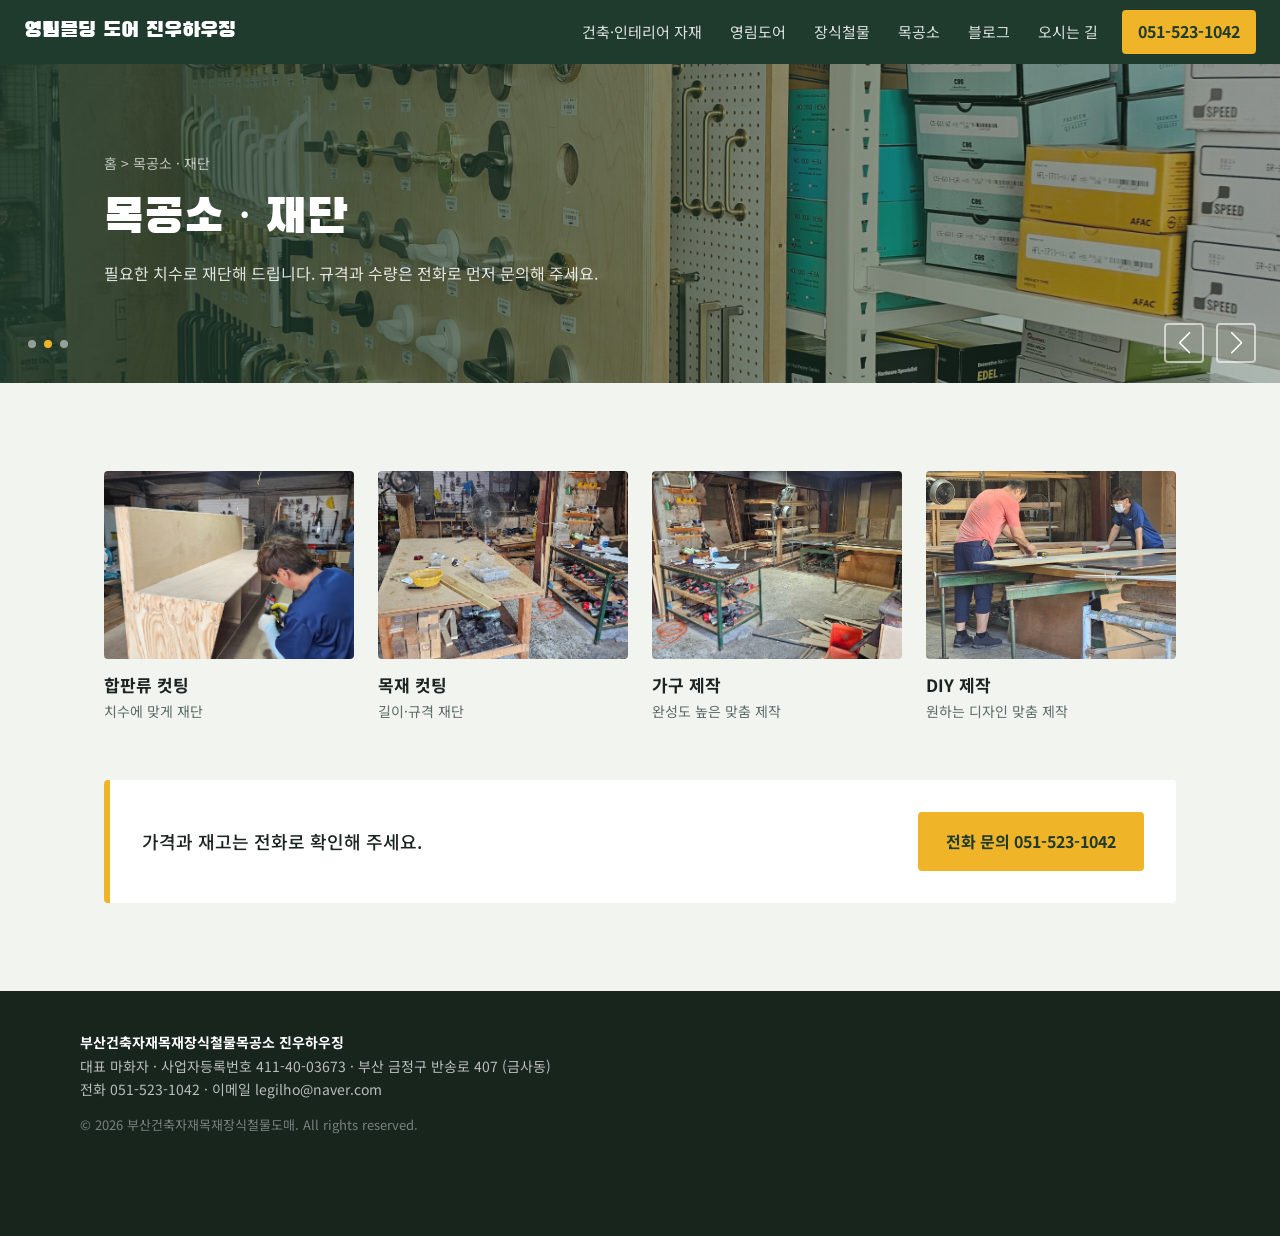
<file: workshop.html>
<!doctype html>
<html lang="ko">
  <head>
    <meta charset="UTF-8" />
    <meta name="viewport" content="width=device-width, initial-scale=1" />
    <title>제품소개 | 진우하우징</title>
    <meta
      name="description"
      content="석고보드, MDF, 합판, 집성목, OSB 등 건축·인테리어 자재. 부산 금정구 진우하우징. 문의 051-523-1042"
    />
    <link
      rel="stylesheet"
      href="https://cdn.jsdelivr.net/npm/swiper@11/swiper-bundle.min.css"
    />
    <link
      href="https://fonts.googleapis.com/css2?family=Black+Han+Sans&family=Noto+Sans+KR:wght@400;500;700&display=swap"
      rel="stylesheet"
    />
    <link rel="stylesheet" href="css/font.css" />
    <link rel="stylesheet" href="css/style.css" />
    <link rel="stylesheet" href="css/products.css" />
  </head>
  <body>
    <header class="site-header">
      <a class="logo" href="index.html">영림몰딩 도어 진우하우징</a>
      <button class="menu-btn" aria-label="메뉴 열기" aria-expanded="false">
        메뉴
      </button>
      <nav class="nav" aria-label="주요 메뉴">
        <a href="products.html">건축·인테리어 자재</a>
        <a href="door.html">영림도어</a>
        <a href="hardware.html">장식철물</a>
        <a href="workshop.html">목공소</a>
        <a href="https://blog.naver.com/ledohyun_" target="_blank">블로그</a>
        <a href="index.html#visit">오시는 길</a>
      </nav>
      <a class="header-tel" href="tel:0515231042">051-523-1042</a>
    </header>

    <main>
      <section class="page-title">
        <div class="swiper title-swiper">
          <div class="swiper-wrapper">
            <div
              class="swiper-slide"
              style="background-image: url(&quot;images/image_10.jpg&quot;)"
            ></div>
            <div
              class="swiper-slide"
              style="background-image: url(&quot;images/image_11.jpg&quot;)"
            ></div>
            <div
              class="swiper-slide"
              style="background-image: url(&quot;images/image_12.jpg&quot;)"
            ></div>
          </div>
          <div class="swiper-pagination"></div>
          <div class="swiper-button-prev" aria-label="이전"></div>
          <div class="swiper-button-next" aria-label="다음"></div>
        </div>
        <div class="page-title-inner">
          <p class="crumb"><a href="index.html">홈</a> &gt; 목공소 · 재단</p>
          <h1>목공소 · 재단</h1>
          <p>
            필요한 치수로 재단해 드립니다. 규격과 수량은 전화로 먼저 문의해
            주세요.
          </p>
        </div>
      </section>
      <section class="section">
        <ul class="items">
          <li class="item">
            <div
              class="card-img img-saw"
              role="img"
              aria-label="판재 재단 사진 자리"
              style="
                background-image: url(&quot;images/workshop/img-01.jpg&quot;);
              "
            ></div>
            <h3>합판류 컷팅</h3>
            <p>치수에 맞게 재단</p>
          </li>
          <li class="item">
            <div
              class="card-img img-saw"
              role="img"
              aria-label="각재 재단 사진 자리"
              style="
                background-image: url(&quot;images/workshop/img-02.jpg&quot;);
              "
            ></div>
            <h3>목재 컷팅</h3>
            <p>길이·규격 재단</p>
          </li>
          <li class="item">
            <div
              class="card-img img-saw"
              role="img"
              aria-label="재단 문의 사진 자리"
              style="
                background-image: url(&quot;images/workshop/img-03.jpg&quot;);
              "
            ></div>
            <h3>가구 제작</h3>
            <p>완성도 높은 맞춤 제작</p>
          </li>
          <li class="item">
            <div
              class="card-img img-saw"
              role="img"
              aria-label="재단 문의 사진 자리"
              style="
                background-image: url(&quot;images/workshop/img-04.jpg&quot;);
              "
            ></div>
            <h3>DIY 제작</h3>
            <p>원하는 디자인 맞춤 제작</p>
          </li>
        </ul>
        <div class="cta-box">
          <p>가격과 재고는 전화로 확인해 주세요.</p>
          <a class="btn btn-primary" href="tel:0515231042"
            >전화 문의 051-523-1042</a
          >
        </div>
      </section>
    </main>

    <footer class="site-footer">
      <p><strong>부산건축자재목재장식철물목공소 진우하우징</strong></p>
      <p>
        대표 마화자 · 사업자등록번호 411-40-03673 · 부산 금정구 반송로 407
        (금사동)
      </p>
      <p>전화 051-523-1042 · 이메일 legilho@naver.com</p>
      <p class="copy">
        © 2026 부산건축자재목재장식철물도매. All rights reserved.
      </p>
    </footer>

    <a class="float-call" href="tel:0515231042">전화 문의</a>

    <script src="https://cdn.jsdelivr.net/npm/swiper@11/swiper-bundle.min.js"></script>
    <script src="js/main.js"></script>
    <script src="js/products.js"></script>
  </body>
</html>
</file>
<file: css/style.css>
/* ===== 색상·글꼴 변수 (여기만 바꾸면 전체 분위기가 바뀝니다) ===== */
:root {
  --green: #1f3b2d; /* 메인: 짙은 숲색 */
  --green-soft: #2d5240;
  --yellow: #f0b429; /* 포인트: 톱밥 노랑 */
  --paper: #f2f4f0; /* 배경 */
  --white: #ffffff;
  --text: #1c2420;
  --muted: #5d6b63;
  --line: #d8ded9;
  --display: "Black Han Sans", "Noto Sans KR", sans-serif;
  --body: "Noto KR Local", "Noto Sans KR", system-ui, sans-serif;
  --max: 1120px;
}

*,
*::before,
*::after {
  box-sizing: border-box;
}
html {
  scroll-behavior: smooth;
  scroll-padding-top: 72px;
}
body {
  margin: 0;
  font-family: var(--body);
  color: var(--text);
  background: var(--paper);
  line-height: 1.7;
  word-break: keep-all;
}
a {
  color: inherit;
  text-decoration: none;
}
h1,
h2,
h3,
p,
ul,
dl {
  margin: 0;
}
ul {
  padding: 0;
  list-style: none;
}
:focus-visible {
  outline: 3px solid var(--yellow);
  outline-offset: 3px;
}

/* ===== 공통 ===== */
.section {
  max-width: var(--max);
  margin: 0 auto;
  padding: 88px 24px;
}
.section-head {
  margin-bottom: 36px;
}
.section-head h2,
.about-text h2 {
  font-family: var(--display);
  font-weight: 400;
  font-size: clamp(28px, 4vw, 40px);
  line-height: 1.3;
}
.section-head p {
  color: var(--muted);
  margin-top: 8px;
}

.btn {
  display: inline-block;
  padding: 14px 26px;
  font-weight: 700;
  border-radius: 4px;
  border: 2px solid transparent;
  transition:
    background 0.2s,
    color 0.2s;
}
.btn-primary {
  background: var(--yellow);
  color: var(--green);
}
.btn-primary:hover {
  background: #ffc94d;
}
.btn-line {
  border-color: rgba(255, 255, 255, 0.6);
  color: var(--white);
}
.btn-line.blog-btn {
  background: var(--green);
  border-color: var(--green);
  color: var(--white);
}

.btn-line.blog-btn:hover {
  background: #ffc94d;
  border-color: #ffc94d;
  color: var(--white);
}

.btn-line:hover {
  background: var(--white);
  color: var(--green);
}

.text-link {
  display: inline-block;
  margin-top: 20px;
  font-weight: 700;
  border-bottom: 2px solid var(--yellow);
}

/* ===== 헤더 ===== */
.site-header {
  position: sticky;
  top: 0;
  z-index: 10;
  display: flex;
  align-items: center;
  justify-content: space-between;
  gap: 24px;
  padding: 0 24px;
  height: 64px;
  background: var(--green);
  color: var(--white);
}
.logo {
  font-family: var(--display);
  font-size: 22px;
}
.nav {
  display: flex;
  gap: 28px;
  margin-left: auto;
}
.nav a {
  font-size: 15px;
  opacity: 0.85;
}
.nav a:hover {
  opacity: 1;
}
.header-tel {
  background: var(--yellow);
  color: var(--green);
  font-weight: 700;
  padding: 8px 16px;
  border-radius: 4px;
}

/* ===== 히어로 ===== */
.hero {
  position: relative;
  background: var(--green);
  color: var(--white);
  overflow: hidden;
}
.hero-swiper {
  position: absolute;
  inset: 0;
}
.hero-swiper .swiper-slide {
  background-color: #1f3b2d;
  background-image: repeating-linear-gradient(
    90deg,
    #2d5240 0 2px,
    #1f3b2d 2px 90px
  ); /* 사진이 없을 때 대체 배경 (HTML의 inline background-image가 이걸 덮어씀) */
  background-size: cover;
  background-position: center;
  background-repeat: no-repeat;
}
.hero-swiper::after {
  content: "";
  position: absolute;
  inset: 0;
  z-index: 1;
  pointer-events: none;
  background: linear-gradient(
    90deg,
    rgba(31, 59, 45, 0.9) 0%,
    rgba(31, 59, 45, 0.4) 100%
  );
}
.hero-swiper {
  --swiper-theme-color: var(--yellow);
  --swiper-pagination-bullet-inactive-color: #fff;
  --swiper-pagination-bullet-inactive-opacity: 0.5;
}
.hero-swiper .swiper-pagination {
  z-index: 3;
  text-align: left;
  left: 24px;
  bottom: 24px;
  width: auto;
  position: absolute;
  left: 50%;
  transform: translateX(-50%);
}
.hero-inner {
  position: relative;
  z-index: 2;
  pointer-events: none;
} /* 글 영역이 슬라이드 터치를 막지 않게 */
.hero-inner a {
  pointer-events: auto;
} /* 버튼·링크는 클릭 가능 */
.hero-inner {
  max-width: var(--max);
  margin: 0 auto;
  padding: 110px 24px 100px;
}
.hero-sub {
  color: var(--yellow);
  font-weight: 700;
  margin-bottom: 16px;
}
.hero h1 {
  font-family: var(--display);
  font-weight: 400;
  font-size: clamp(38px, 7vw, 72px);
  line-height: 1.2;
}
.hero h1 span {
  color: var(--yellow);
}
.hero-text {
  margin-top: 24px;
  font-size: 18px;
  opacity: 0.9;
}
.hero-actions {
  display: flex;
  flex-wrap: wrap;
  gap: 12px;
  margin-top: 36px;
}

/* ===== 핵심 숫자 ===== */
.facts {
  background: var(--white);
  border-bottom: 1px solid var(--line);
}
.facts ul {
  max-width: var(--max);
  margin: 0 auto;
  display: grid;
  grid-template-columns: repeat(4, 1fr);
}
.facts li {
  padding: 28px 24px;
  border-left: 1px solid var(--line);
}
.facts li:first-child {
  border-left: 0;
}
.facts strong {
  display: block;
  font-family: var(--display);
  font-weight: 400;
  font-size: 28px;
  color: var(--green);
}
.facts span {
  font-size: 14px;
  color: var(--muted);
}

/* ===== 자재 카드 ===== */
.cards {
  display: grid;
  grid-template-columns: repeat(4, 1fr);
  gap: 20px;
}
.card {
  display: block;
}
.card-img {
  aspect-ratio: 4 / 3;
  border-radius: 4px;
  margin-bottom: 14px;
  transition: transform 0.25s;
}
.card:hover .card-img {
  transform: translateY(-4px);
}
.card h3 {
  font-size: 18px;
  margin-bottom: 4px;
}
.card p {
  font-size: 14px;
  color: var(--muted);
}

/* 사진 자리 (실제 사진으로 교체: background: url("images/xxx.jpg") center/cover;) */
.img-wood {
  background: repeating-linear-gradient(
    0deg,
    #b98b52 0 14px,
    #a97b45 14px 16px
  );
}
.img-door {
  background: linear-gradient(
    90deg,
    #e7e2d8 0 48%,
    #cfc8ba 48% 52%,
    #e7e2d8 52%
  );
}
.img-metal {
  background: radial-gradient(
    circle at 50% 50%,
    #9aa5a0 0 22%,
    #5d6b63 23% 100%
  );
}
.img-saw {
  background: repeating-linear-gradient(
    45deg,
    #7a5a34 0 18px,
    #6b4d2b 18px 20px
  );
}
.img-warehouse {
  background: repeating-linear-gradient(
    90deg,
    #cfd6d1 0 60px,
    #bcc5bf 60px 62px
  );
}

/* ====인포영억==== */
.hero-second .hero-inner {
  padding: 80px 24px;
} /* 첫 번째보다 낮게 */
.hero-second .hero-swiper::after {
  background: linear-gradient(
    90deg,
    rgba(31, 59, 45, 0.6) 0%,
    rgba(31, 59, 45, 0.2) 100%
  ); /* 더 밝게 */
}
.hero-second .hero-inner {
}
.hero-second .hero-inner .info-box {
  text-align: center;
}
.hero-second .hero-inner > h1 {
  font-size: 25px;
  text-align: center;
}
/* 두 번째 히어로: 가운데 정렬 + 글씨 가독성 */
.hero-second .hero-swiper::after {
  background: rgba(
    20,
    38,
    29,
    0.72
  ); /* 전체를 균일하게 어둡게 (숫자가 클수록 진함) */
}
.hero-second .hero-inner {
  text-align: center;
}
.hero-second .hero-inner h1,
.hero-second .hero-inner h2 {
  font-size: 25px;
  text-align: center;
  text-shadow: 0 2px 12px rgba(0, 0, 0, 0.5); /* 글씨 뒤에 그림자 */
}
.hero-second .hero-text,
.hero-second .hero-sub {
  text-shadow: 0 1px 8px rgba(0, 0, 0, 0.5);
}
.hero-second .hero-text {
  opacity: 1; /* 흐릿하던 본문을 또렷하게 */
}
.hero-second .hero-actions {
  justify-content: center; /* 버튼도 가운데로 */
}

/* ===== 특가 ===== */
.special {
  max-width: none;
  background: var(--green);
  color: var(--white);
}
.special > * {
  max-width: var(--max);
  margin-left: auto;
  margin-right: auto;
}
.special .section-head p {
  color: rgba(255, 255, 255, 0.7);
}
.special-list {
  display: grid;
  grid-template-columns: repeat(3, 1fr);
  gap: 20px;
  margin-bottom: 36px;
}
.special-list li {
  background: var(--green-soft);
  border-left: 6px solid var(--yellow);
  padding: 24px;
  border-radius: 4px;
}
.special-list h3 {
  font-size: 20px;
}
.special-list p {
  color: var(--yellow);
  font-size: 14px;
  font-weight: 700;
  margin-top: 4px;
}

/* ===== 회사소개 ===== */
.about {
  display: grid;
  grid-template-columns: 1fr 1fr;
  gap: 56px;
  align-items: center;
}
.about .about-text {
  display: flex;
  flex-direction: column;
  align-items: flex-start;
  height: 100%;
  justify-content: space-between;
}
.about-text p {
  margin-top: 16px;
  color: var(--muted);
}
.about-text h2 {
  color: var(--text);
}
.about-img {
  aspect-ratio: 4 / 3;
  border-radius: 10px;
}
/* 사진이 박스에 맞게 보이도록 */
.about-img,
.card-img,
.item .card-img {
  background-size: cover; /* 박스를 꽉 채우고 넘치는 부분만 잘림 */
  background-position: center; /* 사진 중앙 기준 */
  background-repeat: no-repeat;
  overflow: hidden;
}
/* 사진 틀: 넘치는 부분을 잘라 줌 */
.about-frame {
  overflow: hidden;
  border-radius: 4px;
  aspect-ratio: 4 / 3;
  border-radius: 10px;
}

/* 틀 안의 사진 */
.about-img {
  width: 100%;
  height: 100%;
  aspect-ratio: auto;
  border-radius: 0;
  background-size: cover;
  background-position: center;
  background-repeat: no-repeat;
  transition: transform 0.6s ease;
}

/* 틀에 마우스를 올리면 안의 사진만 확대 */
.about-frame:hover .about-img {
  transform: scale(1.06);
}

/* ===== 오시는 길 ===== */
.visit {
  padding-top: 0;
}
.visit-grid {
  display: grid;
  grid-template-columns: 1fr 1.2fr;
  gap: 32px;
}
.info {
  background: var(--white);
  padding: 32px;
  border-radius: 4px;
  display: flex;
  flex-direction: column;
  justify-content: space-between;
}
.info dt {
  font-size: 13px;
  color: var(--muted);
  margin-top: 16px;
}
.info dt:first-child {
  margin-top: 0;
}
.info dd {
  font-size: 18px;
  font-weight: 500;
}
.info a {
  border-bottom: 2px solid var(--yellow);
}
.map-box {
  min-height: 280px;
  border-radius: 4px;
  background: #dfe5e0;
  display: flex;
  flex-direction: column;
  align-items: center;
  justify-content: center;
  gap: 14px;
  color: var(--muted);
  /* 지도 연동 시 이 박스 안에 네이버/카카오 지도 코드를 넣으세요 */
}

/* ===== 푸터 ===== */
.site-footer {
  background: #17251d;
  color: rgba(255, 255, 255, 0.7);
  padding: 40px 24px 100px;
  font-size: 14px;
  text-align: left;
}
.site-footer > * {
  max-width: var(--max);
  margin-left: auto;
  margin-right: auto;
}
.site-footer strong {
  color: var(--white);
}
.site-footer .copy {
  margin-top: 12px;
  font-size: 13px;
  opacity: 0.6;
}

/* 모바일 하단 고정 전화 버튼 */
.float-call {
  display: none;
  position: fixed;
  left: 16px;
  right: 16px;
  bottom: 16px;
  z-index: 20;
  background: var(--yellow);
  color: var(--green);
  text-align: center;
  font-weight: 700;
  padding: 15px;
  border-radius: 6px;
  box-shadow: 0 4px 14px rgba(0, 0, 0, 0.25);
}

/* ===== 반응형 ===== */
@media (max-width: 900px) {
  .cards {
    grid-template-columns: repeat(2, 1fr);
  }
  .facts ul {
    grid-template-columns: repeat(2, 1fr);
  }
  .facts li:nth-child(3) {
    border-left: 0;
  }
  .facts li:nth-child(n + 3) {
    border-top: 1px solid var(--line);
  }
  .about,
  .visit-grid {
    grid-template-columns: 1fr;
  }
  .special-list {
    grid-template-columns: 1fr;
  }
}
@media (max-width: 640px) {
  .header-tel {
    display: none;
  }
  .site-header {
    height: 56px;
  }
  .section {
    padding: 64px 20px;
  }
  .hero-inner {
    padding: 72px 20px;
  }
  .float-call {
    display: block;
  }
}
@media (prefers-reduced-motion: reduce) {
  html {
    scroll-behavior: auto;
  }
  * {
    transition: none !important;
  }
}

/* ===== 하위 페이지 ===== */
.page-title {
  position: relative;
  background: var(--green);
  color: var(--white);
  overflow: hidden;
}
.title-swiper {
  position: absolute;
  inset: 0;
}
.title-swiper .swiper-slide {
  background-color: #1f3b2d;
  background-image: repeating-linear-gradient(
    90deg,
    #2d5240 0 2px,
    #1f3b2d 2px 90px
  ); /* 사진이 없을 때 대체 배경 (HTML의 inline background-image가 이걸 덮어씀) */
  background-size: cover;
  background-position: center;
  background-repeat: no-repeat;
}
.title-swiper::after {
  content: "";
  position: absolute;
  inset: 0;
  z-index: 1;
  background: linear-gradient(
    90deg,
    rgba(31, 59, 45, 0.85) 0%,
    rgba(31, 59, 45, 0.35) 100%
  );
  pointer-events: none;
}
.title-swiper .swiper-pagination,
.title-swiper .swiper-button-prev,
.title-swiper .swiper-button-next {
  z-index: 3;
}
.title-swiper {
  --swiper-theme-color: var(--yellow);
  --swiper-pagination-bullet-inactive-color: #fff;
  --swiper-pagination-bullet-inactive-opacity: 0.5;
  --swiper-navigation-size: 22px;
  --swiper-navigation-color: #fff;
}
.title-swiper .swiper-button-prev,
.title-swiper .swiper-button-next {
  top: auto;
  bottom: 20px;
  width: 40px;
  height: 40px;
  border: 2px solid rgba(255, 255, 255, 0.6);
  border-radius: 4px;
  margin: 0;
}
.title-swiper .swiper-button-prev {
  right: 76px;
  left: auto;
}
.title-swiper .swiper-button-next {
  right: 24px;
}
.title-swiper .swiper-pagination {
  text-align: left;
  left: 24px;
  bottom: 28px;
  width: auto;
}
.page-title-inner {
  position: relative;
  z-index: 2;
  max-width: var(--max);
  margin: 0 auto;
  padding: 88px 24px 96px;
  pointer-events: none;
}
.page-title-inner a {
  pointer-events: auto;
}
.crumb {
  font-size: 14px;
  opacity: 0.7;
  margin-bottom: 12px;
}
.crumb a:hover {
  text-decoration: underline;
}
.page-title h1 {
  font-family: var(--display);
  font-weight: 400;
  font-size: clamp(30px, 5vw, 48px);
  line-height: 1.3;
}
.page-title-inner > p:last-child {
  margin-top: 10px;
  opacity: 0.85;
}
.items {
  display: grid;
  grid-template-columns: repeat(auto-fill, minmax(220px, 1fr));
  gap: 24px;
}
.item .card-img {
  aspect-ratio: 4 / 3;
  border-radius: 4px;
  margin-bottom: 12px;
}
.item h3 {
  font-size: 17px;
}
.item p {
  font-size: 14px;
  color: var(--muted);
}

.flex-box {
  display: flex;
  align-items: center;
}

.cta-box {
  margin-top: 56px;
  padding: 32px;
  background: var(--white);
  border-left: 6px solid var(--yellow);
  border-radius: 4px;
  display: flex;
  flex-wrap: wrap;
  align-items: center;
  justify-content: space-between;
  gap: 16px;
}
.cta-box p {
  font-size: 18px;
  font-weight: 500;
}

/* 구글맵 */
.map-wrap {
  display: flex;
  flex-direction: column;
  gap: 12px;
}
.map-embed {
  flex: 1;
  min-height: 320px;
  border-radius: 4px;
  overflow: hidden;
}
.map-embed iframe {
  display: block;
  width: 100%;
  height: 100%;
  min-height: 320px;
  border: 0;
}
.map-wrap .btn {
  align-self: flex-start;
}

/* ===== 모바일 메뉴 버튼 ===== */
.menu-btn {
  display: none;
  margin-left: auto;
  background: none;
  border: 2px solid rgba(255, 255, 255, 0.6);
  color: var(--white);
  font: inherit;
  font-size: 14px;
  padding: 6px 14px;
  border-radius: 4px;
  cursor: pointer;
}
@media (max-width: 900px) {
  .nav {
    gap: 18px;
  }
  .nav a {
    font-size: 14px;
  }
  .header-tel {
    display: none;
  }

  .about .about-text {
    gap: 20px;
  }
  .info {
    padding: 20px;
    gap: 13px;
  }
  .info dd {
    font-size: 15px;
  }
}
@media (max-width: 640px) {
  .menu-btn {
    display: block;
  }
  .nav {
    display: none;
    position: absolute;
    top: 56px;
    left: 0;
    right: 0;
    flex-direction: column;
    gap: 0;
    background: var(--green-soft);
  }
  .nav.open {
    display: flex;
  }
  .nav a {
    padding: 16px 20px;
    border-top: 1px solid rgba(255, 255, 255, 0.12);
    font-size: 16px;
    opacity: 1;
  }
}

@media (max-width: 640px) {
  .page-title-inner {
    padding: 64px 20px 80px;
  }
  .title-swiper .swiper-button-prev,
  .title-swiper .swiper-button-next {
    display: none;
  }
  .title-swiper .swiper-pagination {
    left: 20px;
  }
}

/* ========================================
   Scroll Animation
======================================== */

.reveal {
  opacity: 0;
  transform: translateY(50px);
  transition:
    opacity 0.8s ease,
    transform 0.8s cubic-bezier(0.22, 1, 0.36, 1);
}

.reveal.active {
  opacity: 1;
  transform: translateY(0);
}

/* 좌우에서 등장 */
.reveal-left {
  opacity: 0;
  transform: translateX(-60px);
  transition:
    opacity 0.9s ease,
    transform 0.9s cubic-bezier(0.22, 1, 0.36, 1);
}

.reveal-left.active {
  opacity: 1;
  transform: translateX(0);
}

.reveal-right {
  opacity: 0;
  transform: translateX(60px);
  transition:
    opacity 0.9s ease,
    transform 0.9s cubic-bezier(0.22, 1, 0.36, 1);
}

.reveal-right.active {
  opacity: 1;
  transform: translateX(0);
}

/* 카드 순차 등장 */
.reveal-item {
  opacity: 0;
  transform: translateY(40px);
  transition:
    opacity 0.7s ease,
    transform 0.7s cubic-bezier(0.22, 1, 0.36, 1);
}

.reveal-item.active {
  opacity: 1;
  transform: translateY(0);
}

.reveal-item:nth-child(1) {
  transition-delay: 0s;
}

.reveal-item:nth-child(2) {
  transition-delay: 0.12s;
}

.reveal-item:nth-child(3) {
  transition-delay: 0.24s;
}

.reveal-item:nth-child(4) {
  transition-delay: 0.36s;
}

/* 특가 제품 */
.special-list li {
  opacity: 0;
  transform: translateY(40px) scale(0.96);
  transition:
    opacity 0.7s ease,
    transform 0.7s cubic-bezier(0.22, 1, 0.36, 1);
}

.special-list.active li {
  opacity: 1;
  transform: translateY(0) scale(1);
}

.special-list li:nth-child(1) {
  transition-delay: 0s;
}

.special-list li:nth-child(2) {
  transition-delay: 0.15s;
}

.special-list li:nth-child(3) {
  transition-delay: 0.3s;
}

/* 접근성 */
@media (prefers-reduced-motion: reduce) {
  .reveal,
  .reveal-left,
  .reveal-right,
  .reveal-item,
  .special-list li {
    opacity: 1;
    transform: none;
    transition: none;
  }
}
</file>
<file: css/font.css>
@font-face {
  font-family: "Noto KR Local";
  src: url("../font/NotoSansKR-VariableFont_wght.ttf") format("truetype");
  font-weight: 100 900; /* 가변 폰트라서 굵기를 모두 지원 */
  font-style: normal;
  font-display: swap;
}
</file>
<file: css/door.css>
/* ===== 제품 페이지 전용 (products.html 에서만 불러옴) ===== */

[hidden] {
  display: none !important;
}

/* 분류 탭 */
.cat-tabs {
  display: flex;
  gap: 8px;
  overflow-x: auto; /* 모바일에서는 옆으로 넘겨서 보기 */
  padding-bottom: 8px;
  margin-bottom: 20px;
}
.cat-tab {
  flex: none;
  padding: 10px 18px;
  font: inherit;
  font-size: 15px;
  font-weight: 500;
  background: var(--white);
  color: var(--text);
  border: 1px solid var(--line);
  border-radius: 999px;
  cursor: pointer;
  transition:
    background 0.2s,
    color 0.2s,
    border-color 0.2s;
}
.cat-tab:hover {
  border-color: var(--green);
}
.cat-tab.is-active {
  background: var(--green);
  color: var(--white);
  border-color: var(--green);
}
.cat-desc {
  color: var(--muted);
  margin-bottom: 28px;
}

/* 제품 카드 */
.p-grid {
  display: grid;
  grid-template-columns: repeat(4, 1fr);
  gap: 24px;
}
.p-thumb {
  aspect-ratio: 4 / 3;
  overflow: hidden; /* 확대돼도 틀 밖으로 나가지 않음 */
  border-radius: 4px;
  background: #dfe5e0; /* 사진이 없을 때 보이는 색 */
  margin-bottom: 12px;
}
.p-thumb > div {
  width: 100%;
  height: 100%;
  background-size: cover;
  background-position: center;
  background-repeat: no-repeat;
  transition: transform 0.5s ease;
}
.p-item:hover .p-thumb > div {
  transform: scale(1.06);
}
.p-item h3 {
  font-size: 17px;
}

/* 준비 중 문구 / 더보기 */
.p-empty {
  padding: 48px 0;
  text-align: center;
  color: var(--muted);
}
.more-btn {
  display: block;
  margin: 40px auto 0;
  padding: 14px 40px;
  font: inherit;
  font-weight: 700;
  background: var(--white);
  border: 2px solid var(--green);
  border-radius: 4px;
  color: var(--green);
  cursor: pointer;
  transition:
    background 0.2s,
    color 0.2s;
}
.more-btn:hover {
  background: var(--green);
  color: var(--white);
}

/* 반응형 */
@media (max-width: 900px) {
  .p-grid {
    grid-template-columns: repeat(3, 1fr);
  }
}
@media (max-width: 640px) {
  .p-grid {
    grid-template-columns: repeat(2, 1fr);
    gap: 16px;
  }
}
</file>
<file: css/products.css>
/* ===== 제품 페이지 전용 (products.html 에서만 불러옴) ===== */

[hidden] {
  display: none !important;
}

/* 분류 탭 */
.cat-tabs {
  display: flex;
  gap: 8px;
  overflow-x: auto; /* 모바일에서는 옆으로 넘겨서 보기 */
  padding-bottom: 8px;
  margin-bottom: 20px;
}
.cat-tab {
  flex: none;
  padding: 10px 18px;
  font: inherit;
  font-size: 15px;
  font-weight: 500;
  background: var(--white);
  color: var(--text);
  border: 1px solid var(--line);
  border-radius: 999px;
  cursor: pointer;
  transition:
    background 0.2s,
    color 0.2s,
    border-color 0.2s;
}
.cat-tab:hover {
  border-color: var(--green);
}
.cat-tab.is-active {
  background: var(--green);
  color: var(--white);
  border-color: var(--green);
}
.cat-desc {
  color: var(--muted);
  margin-bottom: 28px;
}

/* 제품 카드 */
.p-grid {
  display: grid;
  grid-template-columns: repeat(4, 1fr);
  gap: 24px;
}
.p-thumb {
  aspect-ratio: 4 / 3;
  overflow: hidden; /* 확대돼도 틀 밖으로 나가지 않음 */
  border-radius: 4px;
  background: #dfe5e0; /* 사진이 없을 때 보이는 색 */
  margin-bottom: 12px;
}
.p-thumb > div {
  width: 100%;
  height: 100%;
  background-size: cover;
  background-position: center;
  background-repeat: no-repeat;
  transition: transform 0.5s ease;
}
.p-item:hover .p-thumb > div {
  transform: scale(1.06);
}
.p-item h3 {
  font-size: 17px;
}

/* 준비 중 문구 / 더보기 */
.p-empty {
  padding: 48px 0;
  text-align: center;
  color: var(--muted);
}
.more-btn {
  display: block;
  margin: 40px auto 0;
  padding: 14px 40px;
  font: inherit;
  font-weight: 700;
  background: var(--white);
  border: 2px solid var(--green);
  border-radius: 4px;
  color: var(--green);
  cursor: pointer;
  transition:
    background 0.2s,
    color 0.2s;
}
.more-btn:hover {
  background: var(--green);
  color: var(--white);
}

/* 반응형 */
@media (max-width: 900px) {
  .p-grid {
    grid-template-columns: repeat(3, 1fr);
  }
}
@media (max-width: 640px) {
  .p-grid {
    grid-template-columns: repeat(2, 1fr);
    gap: 16px;
  }
}
</file>
